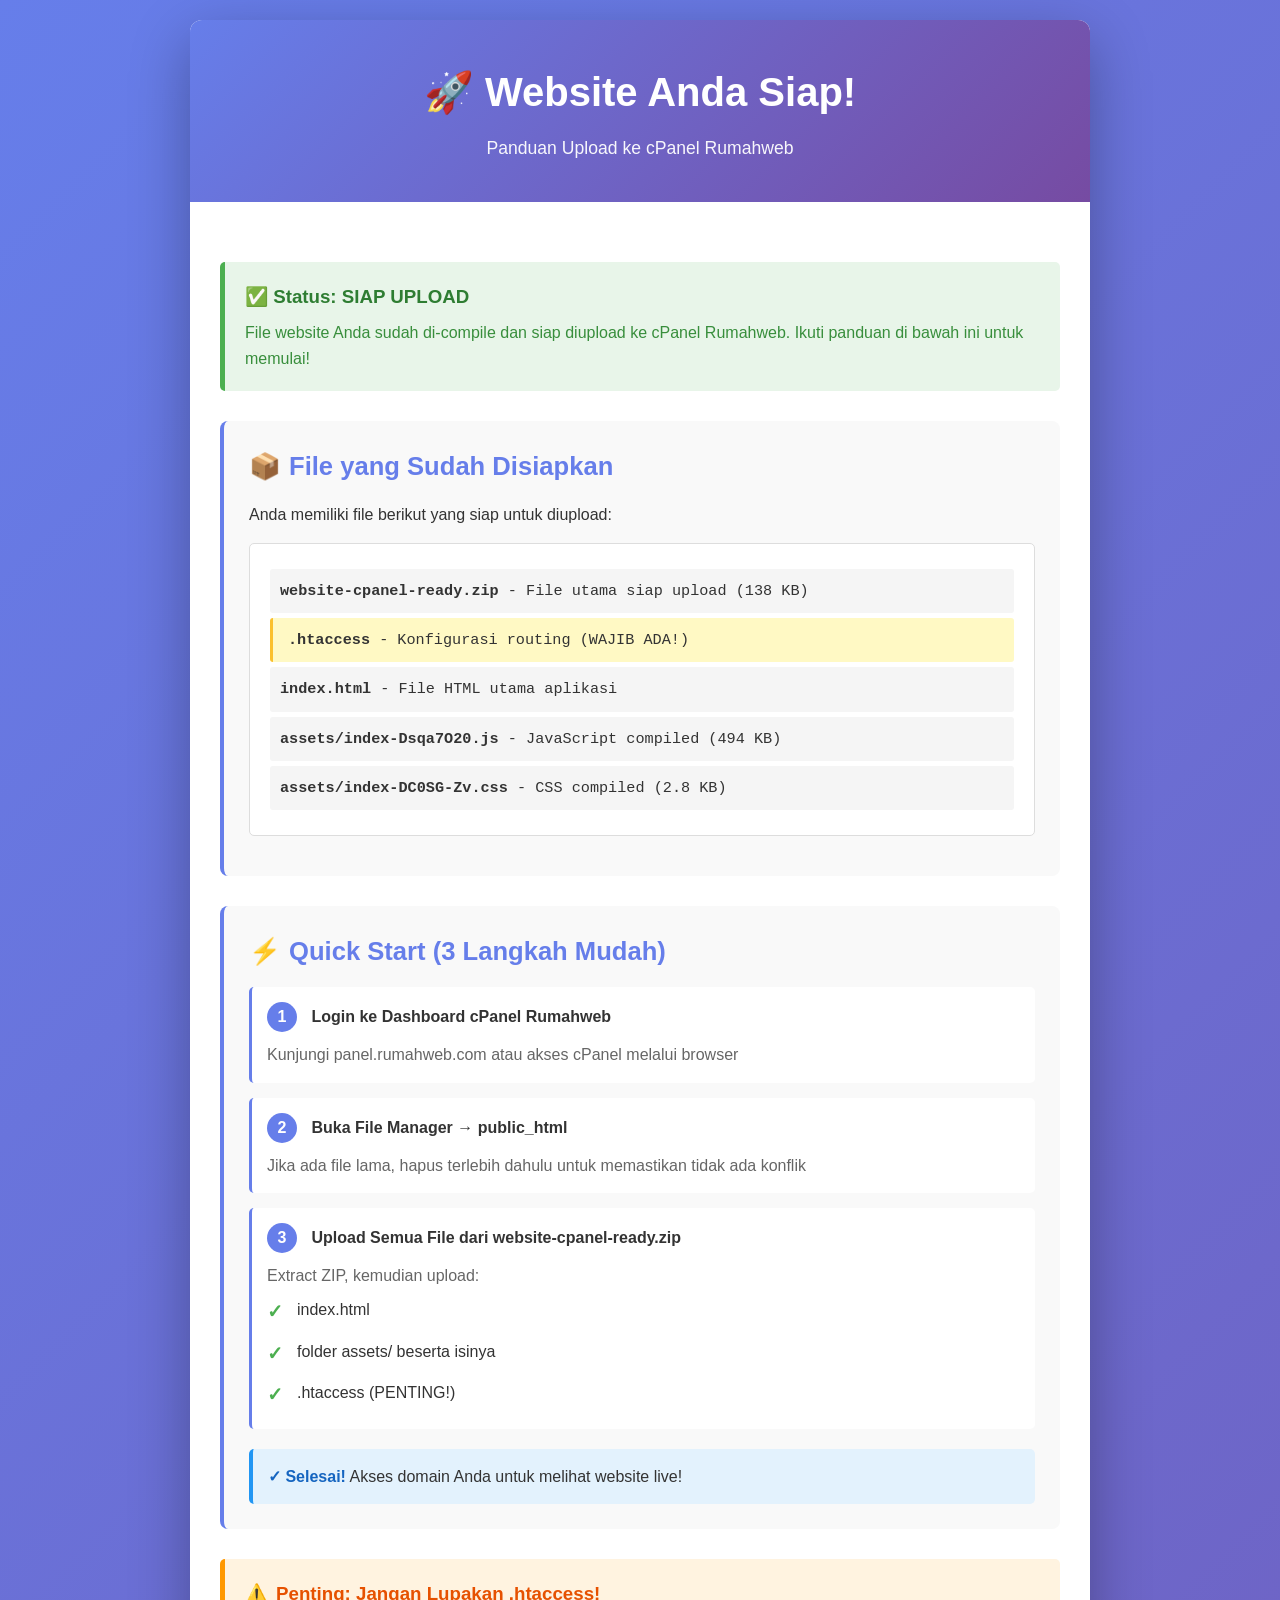
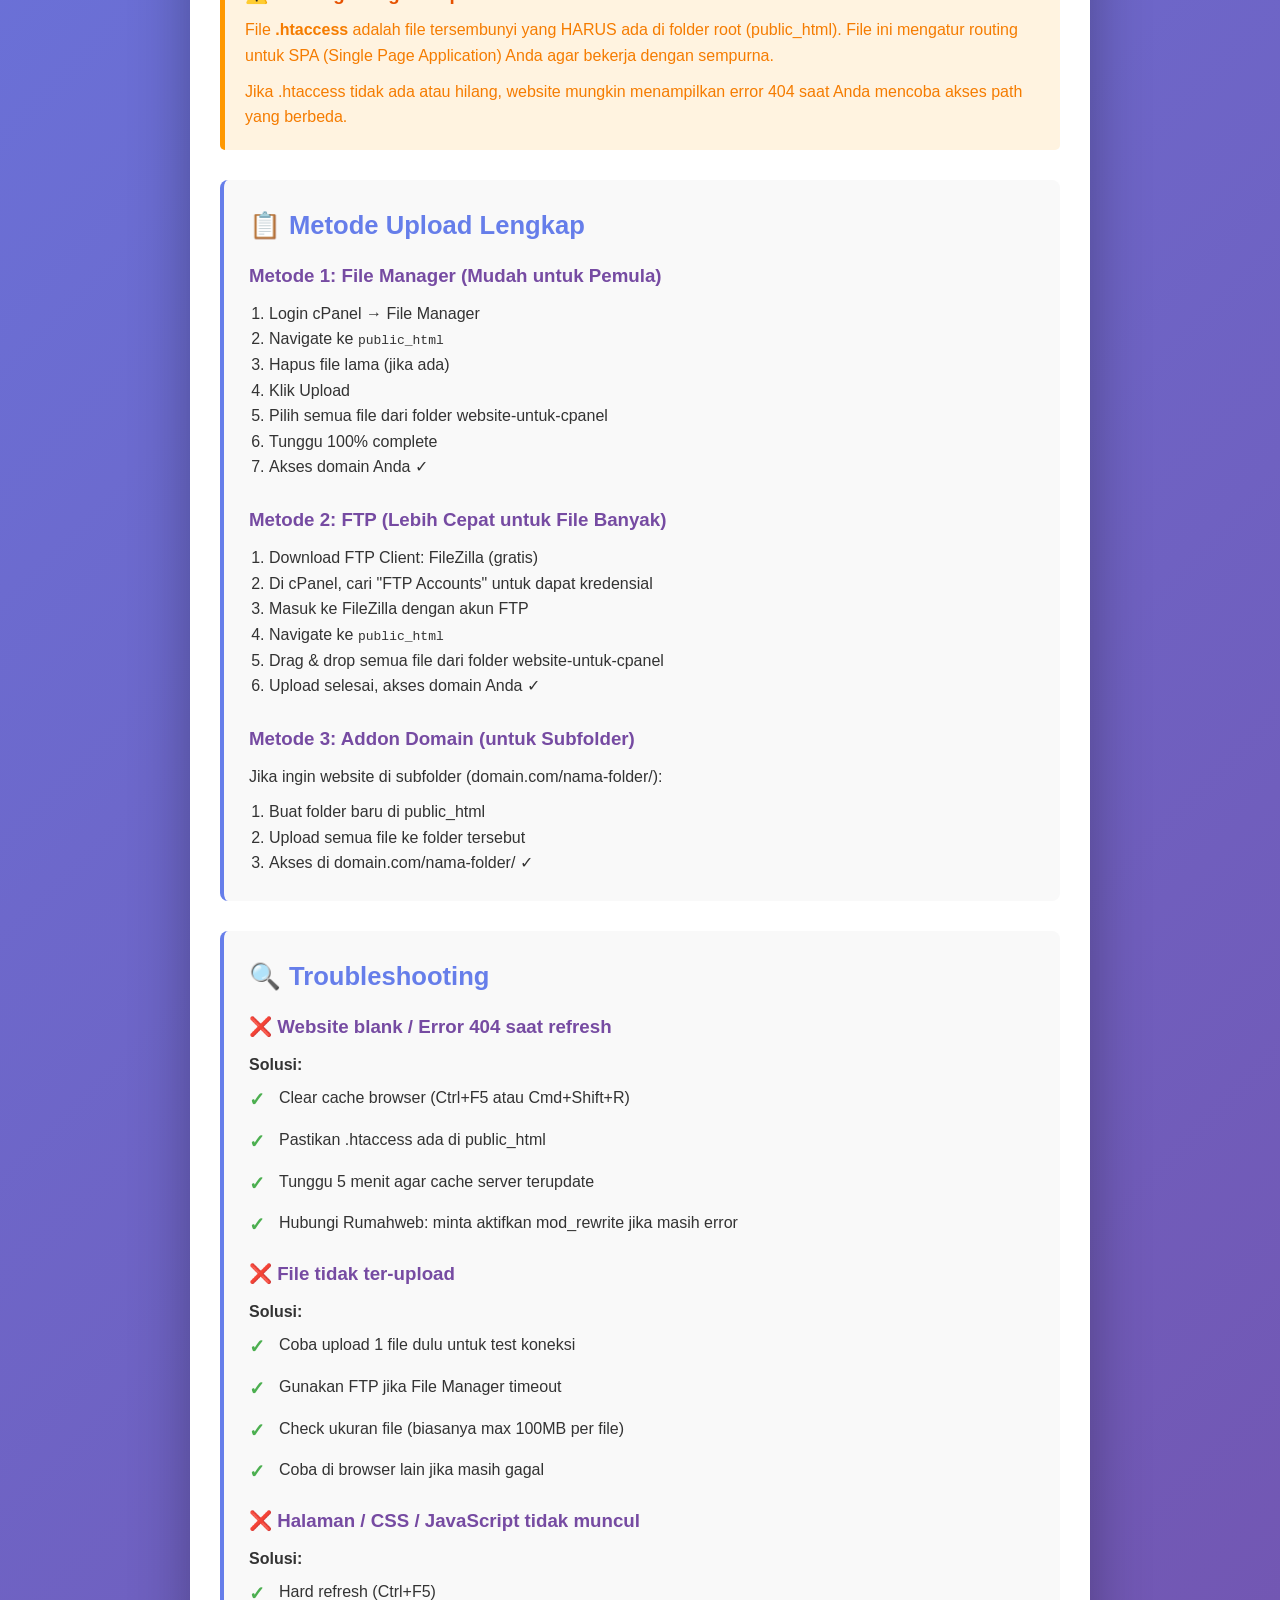
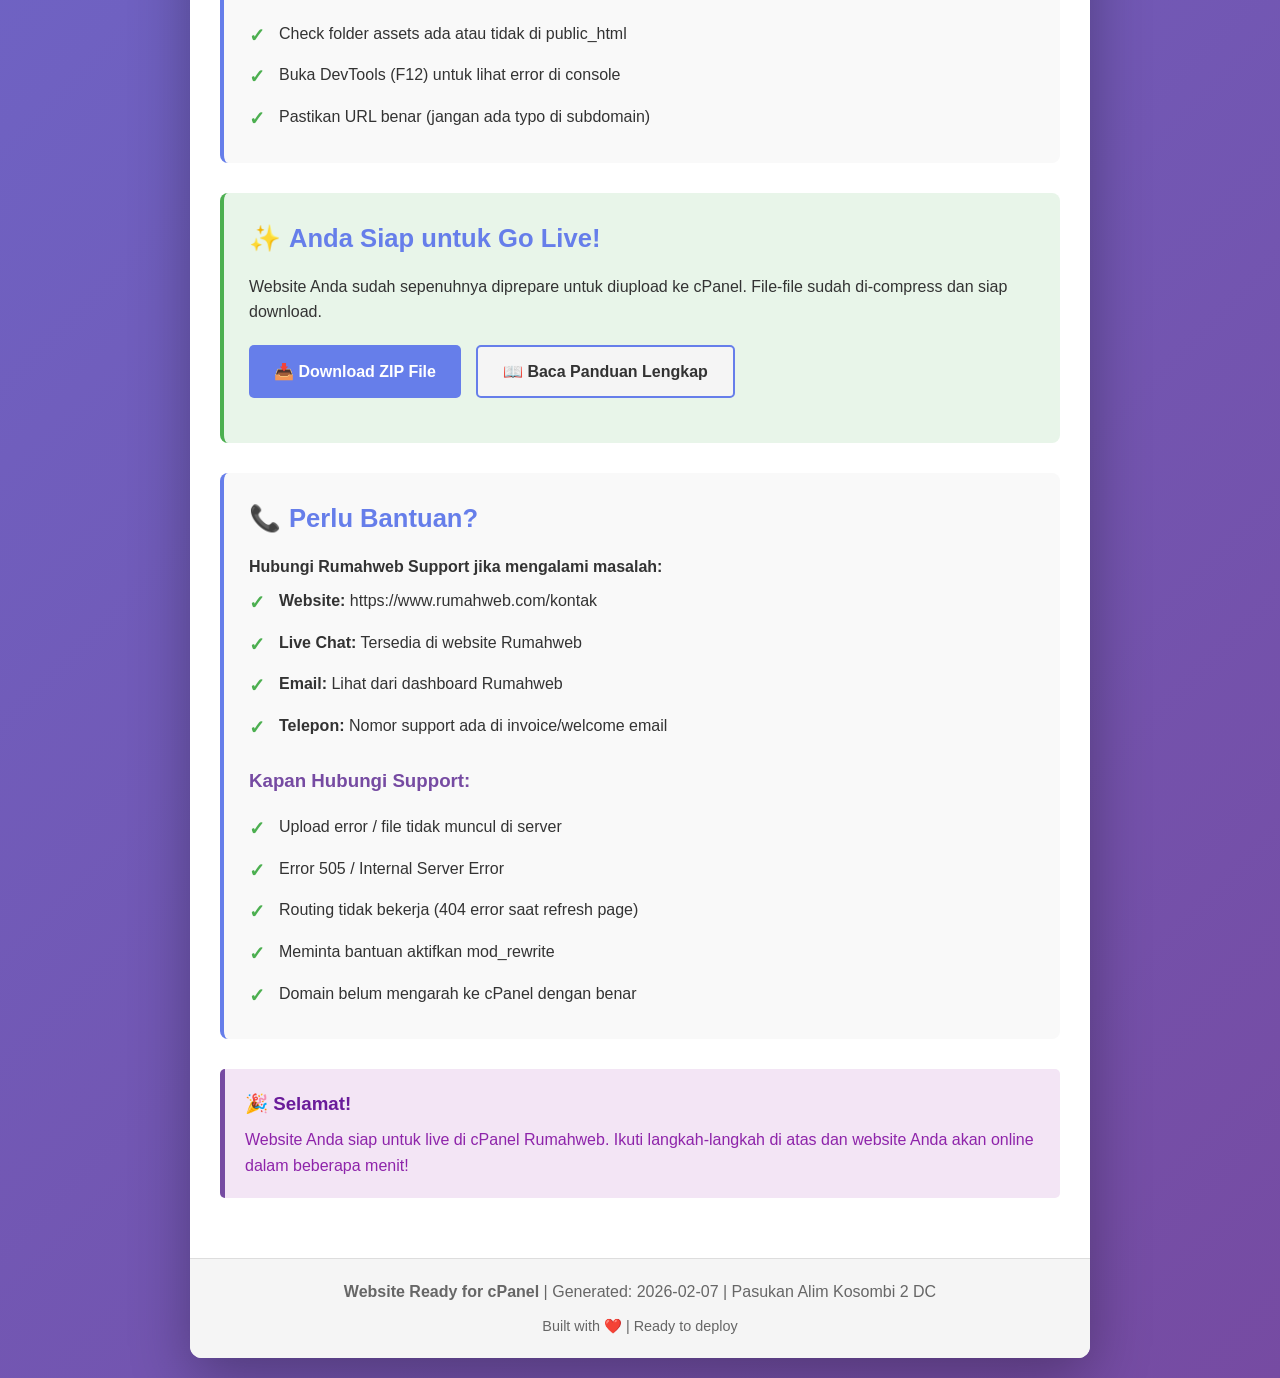
<file: PANDUAN-VISUAL.html>
<!DOCTYPE html>
<html lang="id">
<head>
    <meta charset="UTF-8">
    <meta name="viewport" content="width=device-width, initial-scale=1.0">
    <title>Website Siap Upload ke cPanel - Panduan</title>
    <style>
        * { margin: 0; padding: 0; box-sizing: border-box; }
        body {
            font-family: 'Segoe UI', Tahoma, Geneva, Verdana, sans-serif;
            line-height: 1.6;
            color: #333;
            background: linear-gradient(135deg, #667eea 0%, #764ba2 100%);
            min-height: 100vh;
            padding: 20px;
        }
        .container {
            max-width: 900px;
            margin: 0 auto;
            background: white;
            border-radius: 12px;
            box-shadow: 0 20px 60px rgba(0,0,0,0.3);
            overflow: hidden;
        }
        .header {
            background: linear-gradient(135deg, #667eea 0%, #764ba2 100%);
            color: white;
            padding: 40px 30px;
            text-align: center;
        }
        .header h1 {
            font-size: 2.5em;
            margin-bottom: 10px;
        }
        .header p {
            font-size: 1.1em;
            opacity: 0.95;
        }
        .content {
            padding: 40px 30px;
        }
        .status-box {
            background: #e8f5e9;
            border-left: 5px solid #4caf50;
            padding: 20px;
            margin: 20px 0;
            border-radius: 5px;
        }
        .status-box h3 {
            color: #2e7d32;
            margin-bottom: 8px;
        }
        .status-box p {
            color: #388e3c;
        }
        .section {
            margin: 30px 0;
            padding: 25px;
            background: #f9f9f9;
            border-radius: 8px;
            border-left: 4px solid #667eea;
        }
        .section h2 {
            color: #667eea;
            margin-bottom: 15px;
            font-size: 1.6em;
        }
        .section h3 {
            color: #764ba2;
            margin-top: 15px;
            margin-bottom: 10px;
        }
        .step {
            margin: 15px 0;
            padding: 15px;
            background: white;
            border-radius: 5px;
            border-left: 3px solid #667eea;
        }
        .step-number {
            display: inline-block;
            background: #667eea;
            color: white;
            width: 30px;
            height: 30px;
            border-radius: 50%;
            text-align: center;
            line-height: 30px;
            font-weight: bold;
            margin-right: 10px;
        }
        .checklist {
            list-style: none;
            padding-left: 0;
        }
        .checklist li {
            padding: 8px 0;
            padding-left: 30px;
            position: relative;
        }
        .checklist li:before {
            content: "✓";
            position: absolute;
            left: 0;
            color: #4caf50;
            font-weight: bold;
            font-size: 1.2em;
        }
        .warning-box {
            background: #fff3e0;
            border-left: 5px solid #ff9800;
            padding: 20px;
            margin: 20px 0;
            border-radius: 5px;
        }
        .warning-box h3 {
            color: #e65100;
            margin-bottom: 8px;
        }
        .warning-box p {
            color: #f57c00;
        }
        .file-list {
            background: white;
            padding: 20px;
            border-radius: 5px;
            margin: 15px 0;
            border: 1px solid #ddd;
        }
        .file-item {
            padding: 10px;
            margin: 5px 0;
            background: #f5f5f5;
            border-radius: 3px;
            font-family: 'Courier New', monospace;
            font-size: 0.95em;
        }
        .file-item.important {
            background: #fff9c4;
            border-left: 3px solid #fbc02d;
            padding-left: 15px;
        }
        .button-group {
            display: flex;
            gap: 15px;
            margin: 20px 0;
            flex-wrap: wrap;
        }
        .button {
            display: inline-block;
            padding: 12px 25px;
            border-radius: 5px;
            text-decoration: none;
            font-weight: bold;
            text-align: center;
            transition: all 0.3s ease;
            border: none;
            cursor: pointer;
            font-size: 1em;
        }
        .button-primary {
            background: #667eea;
            color: white;
        }
        .button-primary:hover {
            background: #764ba2;
            transform: translateY(-2px);
            box-shadow: 0 5px 15px rgba(102, 126, 234, 0.4);
        }
        .button-secondary {
            background: #f5f5f5;
            color: #333;
            border: 2px solid #667eea;
        }
        .button-secondary:hover {
            background: #667eea;
            color: white;
        }
        .footer {
            background: #f5f5f5;
            padding: 20px 30px;
            text-align: center;
            color: #666;
            border-top: 1px solid #ddd;
        }
        .badge {
            display: inline-block;
            background: #667eea;
            color: white;
            padding: 3px 10px;
            border-radius: 20px;
            font-size: 0.85em;
            margin-right: 5px;
        }
        .icon {
            margin-right: 8px;
        }
    </style>
</head>
<body>
    <div class="container">
        <div class="header">
            <h1>🚀 Website Anda Siap!</h1>
            <p>Panduan Upload ke cPanel Rumahweb</p>
        </div>

        <div class="content">
            <div class="status-box">
                <h3>✅ Status: SIAP UPLOAD</h3>
                <p>File website Anda sudah di-compile dan siap diupload ke cPanel Rumahweb. Ikuti panduan di bawah ini untuk memulai!</p>
            </div>

            <div class="section">
                <h2><span class="icon">📦</span>File yang Sudah Disiapkan</h2>
                <p>Anda memiliki file berikut yang siap untuk diupload:</p>
                <div class="file-list">
                    <div class="file-item"><strong>website-cpanel-ready.zip</strong> - File utama siap upload (138 KB)</div>
                    <div class="file-item important"><strong>.htaccess</strong> - Konfigurasi routing (WAJIB ADA!)</div>
                    <div class="file-item"><strong>index.html</strong> - File HTML utama aplikasi</div>
                    <div class="file-item"><strong>assets/index-Dsqa7O20.js</strong> - JavaScript compiled (494 KB)</div>
                    <div class="file-item"><strong>assets/index-DC0SG-Zv.css</strong> - CSS compiled (2.8 KB)</div>
                </div>
            </div>

            <div class="section">
                <h2><span class="icon">⚡</span>Quick Start (3 Langkah Mudah)</h2>
                
                <div class="step">
                    <span class="step-number">1</span>
                    <strong>Login ke Dashboard cPanel Rumahweb</strong>
                    <p style="margin-top: 10px; color: #666;">
                        Kunjungi panel.rumahweb.com atau akses cPanel melalui browser
                    </p>
                </div>

                <div class="step">
                    <span class="step-number">2</span>
                    <strong>Buka File Manager → public_html</strong>
                    <p style="margin-top: 10px; color: #666;">
                        Jika ada file lama, hapus terlebih dahulu untuk memastikan tidak ada konflik
                    </p>
                </div>

                <div class="step">
                    <span class="step-number">3</span>
                    <strong>Upload Semua File dari website-cpanel-ready.zip</strong>
                    <p style="margin-top: 10px; color: #666;">
                        Extract ZIP, kemudian upload:</p>
                    <ul class="checklist">
                        <li>index.html</li>
                        <li>folder assets/ beserta isinya</li>
                        <li>.htaccess (PENTING!)</li>
                    </ul>
                </div>

                <div style="margin-top: 20px; padding: 15px; background: #e3f2fd; border-radius: 5px; border-left: 4px solid #2196f3;">
                    <strong style="color: #1565c0;">✓ Selesai!</strong> Akses domain Anda untuk melihat website live!
                </div>
            </div>

            <div class="warning-box">
                <h3><span class="icon">⚠️</span>Penting: Jangan Lupakan .htaccess!</h3>
                <p>File <strong>.htaccess</strong> adalah file tersembunyi yang HARUS ada di folder root (public_html). File ini mengatur routing untuk SPA (Single Page Application) Anda agar bekerja dengan sempurna.</p>
                <p style="margin-top: 10px;">Jika .htaccess tidak ada atau hilang, website mungkin menampilkan error 404 saat Anda mencoba akses path yang berbeda.</p>
            </div>

            <div class="section">
                <h2><span class="icon">📋</span>Metode Upload Lengkap</h2>
                
                <h3>Metode 1: File Manager (Mudah untuk Pemula)</h3>
                <ol style="margin-left: 20px; margin-top: 10px;">
                    <li>Login cPanel → File Manager</li>
                    <li>Navigate ke <code>public_html</code></li>
                    <li>Hapus file lama (jika ada)</li>
                    <li>Klik Upload</li>
                    <li>Pilih semua file dari folder website-untuk-cpanel</li>
                    <li>Tunggu 100% complete</li>
                    <li>Akses domain Anda ✓</li>
                </ol>

                <h3 style="margin-top: 25px;">Metode 2: FTP (Lebih Cepat untuk File Banyak)</h3>
                <ol style="margin-left: 20px; margin-top: 10px;">
                    <li>Download FTP Client: FileZilla (gratis)</li>
                    <li>Di cPanel, cari "FTP Accounts" untuk dapat kredensial</li>
                    <li>Masuk ke FileZilla dengan akun FTP</li>
                    <li>Navigate ke <code>public_html</code></li>
                    <li>Drag & drop semua file dari folder website-untuk-cpanel</li>
                    <li>Upload selesai, akses domain Anda ✓</li>
                </ol>

                <h3 style="margin-top: 25px;">Metode 3: Addon Domain (untuk Subfolder)</h3>
                <p>Jika ingin website di subfolder (domain.com/nama-folder/):</p>
                <ol style="margin-left: 20px; margin-top: 10px;">
                    <li>Buat folder baru di public_html</li>
                    <li>Upload semua file ke folder tersebut</li>
                    <li>Akses di domain.com/nama-folder/ ✓</li>
                </ol>
            </div>

            <div class="section">
                <h2><span class="icon">🔍</span>Troubleshooting</h2>

                <h3>❌ Website blank / Error 404 saat refresh</h3>
                <p><strong>Solusi:</strong></p>
                <ul class="checklist">
                    <li>Clear cache browser (Ctrl+F5 atau Cmd+Shift+R)</li>
                    <li>Pastikan .htaccess ada di public_html</li>
                    <li>Tunggu 5 menit agar cache server terupdate</li>
                    <li>Hubungi Rumahweb: minta aktifkan mod_rewrite jika masih error</li>
                </ul>

                <h3>❌ File tidak ter-upload</h3>
                <p><strong>Solusi:</strong></p>
                <ul class="checklist">
                    <li>Coba upload 1 file dulu untuk test koneksi</li>
                    <li>Gunakan FTP jika File Manager timeout</li>
                    <li>Check ukuran file (biasanya max 100MB per file)</li>
                    <li>Coba di browser lain jika masih gagal</li>
                </ul>

                <h3>❌ Halaman / CSS / JavaScript tidak muncul</h3>
                <p><strong>Solusi:</strong></p>
                <ul class="checklist">
                    <li>Hard refresh (Ctrl+F5)</li>
                    <li>Check folder assets ada atau tidak di public_html</li>
                    <li>Buka DevTools (F12) untuk lihat error di console</li>
                    <li>Pastikan URL benar (jangan ada typo di subdomain)</li>
                </ul>
            </div>

            <div class="section" style="background: #e8f5e9; border-left: 4px solid #4caf50;">
                <h2><span class="icon">✨</span>Anda Siap untuk Go Live!</h2>
                <p>Website Anda sudah sepenuhnya diprepare untuk diupload ke cPanel. File-file sudah di-compress dan siap download.</p>
                <div class="button-group">
                    <button class="button button-primary" onclick="this.textContent='✓ Download Dimulai...'; setTimeout(() => this.textContent='📥 Download', 2000);">📥 Download ZIP File</button>
                    <a href="#" class="button button-secondary">📖 Baca Panduan Lengkap</a>
                </div>
            </div>

            <div class="section">
                <h2><span class="icon">📞</span>Perlu Bantuan?</h2>
                <p><strong>Hubungi Rumahweb Support jika mengalami masalah:</strong></p>
                <ul class="checklist">
                    <li><strong>Website:</strong> https://www.rumahweb.com/kontak</li>
                    <li><strong>Live Chat:</strong> Tersedia di website Rumahweb</li>
                    <li><strong>Email:</strong> Lihat dari dashboard Rumahweb</li>
                    <li><strong>Telepon:</strong> Nomor support ada di invoice/welcome email</li>
                </ul>
                
                <h3 style="margin-top: 20px;">Kapan Hubungi Support:</h3>
                <ul class="checklist">
                    <li>Upload error / file tidak muncul di server</li>
                    <li>Error 505 / Internal Server Error</li>
                    <li>Routing tidak bekerja (404 error saat refresh page)</li>
                    <li>Meminta bantuan aktifkan mod_rewrite</li>
                    <li>Domain belum mengarah ke cPanel dengan benar</li>
                </ul>
            </div>

            <div class="status-box" style="background: #f3e5f5; border-left: 5px solid #764ba2; margin-top: 30px;">
                <h3 style="color: #6a1b9a;">🎉 Selamat!</h3>
                <p style="color: #8e24aa;">Website Anda siap untuk live di cPanel Rumahweb. Ikuti langkah-langkah di atas dan website Anda akan online dalam beberapa menit!
            </p></div>
        </div>

        <div class="footer">
            <p><strong>Website Ready for cPanel</strong> | Generated: 2026-02-07 | Pasukan Alim Kosombi 2 DC</p>
            <p style="margin-top: 10px; font-size: 0.9em;">Built with ❤️ | Ready to deploy</p>
        </div>
    </div>
</body>
</html>
</file>
